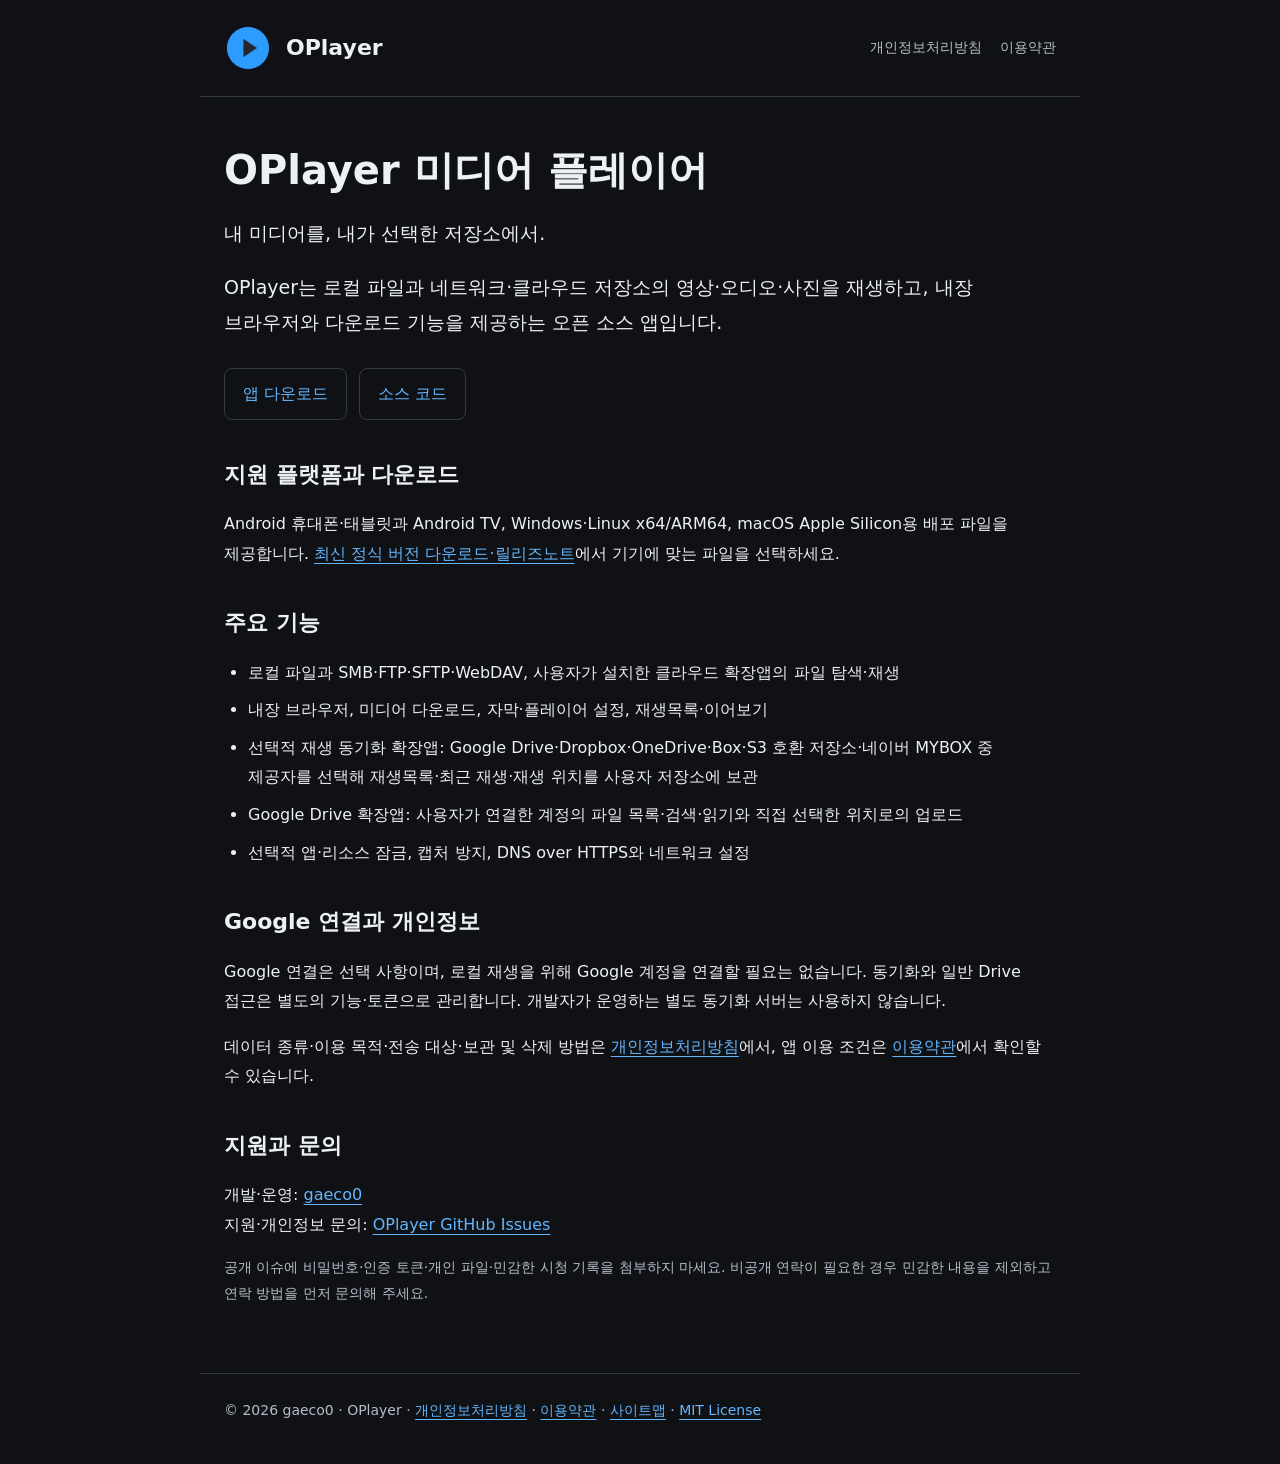
<file: docs/index.html>
<!doctype html>
<html lang="ko">
<head>
  <meta charset="utf-8">
  <script src="legacy-redirect.js"></script>
  <meta name="viewport" content="width=device-width, initial-scale=1">
  <meta name="description" content="OPlayer는 로컬·네트워크·클라우드 미디어 재생, 다운로드와 선택적 Google 동기화를 제공하는 오픈 소스 플레이어입니다.">
  <title>OPlayer — Android·Windows·Linux·macOS 오픈 소스 미디어 플레이어</title>
  <link rel="canonical" href="https://oplayer.gaeco.kr/">
  <link rel="sitemap" type="application/xml" href="https://oplayer.gaeco.kr/sitemap.xml">
  <meta name="robots" content="index, follow, max-image-preview:large">
  <meta property="og:type" content="website">
  <meta property="og:site_name" content="OPlayer">
  <meta property="og:locale" content="ko_KR">
  <meta property="og:title" content="OPlayer — Android·Windows·Linux·macOS 오픈 소스 미디어 플레이어">
  <meta property="og:description" content="OPlayer는 로컬·네트워크·클라우드 미디어 재생, 다운로드와 선택적 Google 동기화를 제공하는 오픈 소스 플레이어입니다.">
  <meta property="og:url" content="https://oplayer.gaeco.kr/">
  <meta property="og:image" content="https://oplayer.gaeco.kr/oplayer-120.png">
  <meta name="twitter:card" content="summary">
  <link rel="icon" href="oplayer-120.png" type="image/png">
  <link rel="stylesheet" href="site.css">
  <script type="application/ld+json">
{
  "@context": "https://schema.org",
  "@graph": [
    {
      "@type": "WebSite",
      "@id": "https://oplayer.gaeco.kr/#website",
      "url": "https://oplayer.gaeco.kr/",
      "name": "OPlayer",
      "inLanguage": "ko"
    },
    {
      "@type": "SoftwareApplication",
      "@id": "https://oplayer.gaeco.kr/#app",
      "name": "OPlayer",
      "url": "https://oplayer.gaeco.kr/",
      "image": "https://oplayer.gaeco.kr/oplayer-120.png",
      "description": "OPlayer는 로컬·네트워크·클라우드 미디어 재생, 다운로드와 선택적 Google 동기화를 제공하는 오픈 소스 플레이어입니다.",
      "applicationCategory": "MultimediaApplication",
      "operatingSystem": "Android, Android TV, Windows, Linux, macOS",
      "license": "https://github.com/gaeco0/OPlayer/blob/main/LICENSE",
      "downloadUrl": "https://github.com/gaeco0/OPlayer/releases/latest",
      "author": {
        "@type": "Person",
        "name": "gaeco0",
        "url": "https://github.com/gaeco0"
      }
    }
  ]
}
  </script>
</head>
<body>
<header><img src="oplayer-120.png" width="48" height="48" alt=""><a href="./">OPlayer</a><nav aria-label="주 메뉴"><a href="privacy.html">개인정보처리방침</a><a href="terms.html">이용약관</a></nav></header>
<main>
  <h1>OPlayer 미디어 플레이어</h1>
  <p class="intro">내 미디어를, 내가 선택한 저장소에서.</p>
  <p class="intro">OPlayer는 로컬 파일과 네트워크·클라우드 저장소의 영상·오디오·사진을 재생하고, 내장 브라우저와 다운로드 기능을 제공하는 오픈 소스 앱입니다.</p>
  <div class="links"><a href="https://github.com/gaeco0/OPlayer/releases">앱 다운로드</a><a href="https://github.com/gaeco0/OPlayer">소스 코드</a></div>
  <h2>지원 플랫폼과 다운로드</h2>
  <p>Android 휴대폰·태블릿과 Android TV, Windows·Linux x64/ARM64, macOS Apple Silicon용 배포 파일을 제공합니다. <a href="https://github.com/gaeco0/OPlayer/releases/latest">최신 정식 버전 다운로드·릴리즈노트</a>에서 기기에 맞는 파일을 선택하세요.</p>
  <h2>주요 기능</h2>
  <ul>
    <li>로컬 파일과 SMB·FTP·SFTP·WebDAV, 사용자가 설치한 클라우드 확장앱의 파일 탐색·재생</li>
    <li>내장 브라우저, 미디어 다운로드, 자막·플레이어 설정, 재생목록·이어보기</li>
    <li>선택적 재생 동기화 확장앱: Google Drive·Dropbox·OneDrive·Box·S3 호환 저장소·네이버 MYBOX 중 제공자를 선택해 재생목록·최근 재생·재생 위치를 사용자 저장소에 보관</li>
    <li>Google Drive 확장앱: 사용자가 연결한 계정의 파일 목록·검색·읽기와 직접 선택한 위치로의 업로드</li>
    <li>선택적 앱·리소스 잠금, 캡처 방지, DNS over HTTPS와 네트워크 설정</li>
  </ul>
  <h2>Google 연결과 개인정보</h2>
  <p>Google 연결은 선택 사항이며, 로컬 재생을 위해 Google 계정을 연결할 필요는 없습니다. 동기화와 일반 Drive 접근은 별도의 기능·토큰으로 관리합니다. 개발자가 운영하는 별도 동기화 서버는 사용하지 않습니다.</p>
  <p>데이터 종류·이용 목적·전송 대상·보관 및 삭제 방법은 <a href="privacy.html">개인정보처리방침</a>에서, 앱 이용 조건은 <a href="terms.html">이용약관</a>에서 확인할 수 있습니다.</p>
  <h2>지원과 문의</h2>
  <p>개발·운영: <a href="https://github.com/gaeco0">gaeco0</a><br>지원·개인정보 문의: <a href="https://github.com/gaeco0/OPlayer/issues">OPlayer GitHub Issues</a></p>
  <p class="meta">공개 이슈에 비밀번호·인증 토큰·개인 파일·민감한 시청 기록을 첨부하지 마세요. 비공개 연락이 필요한 경우 민감한 내용을 제외하고 연락 방법을 먼저 문의해 주세요.</p>
</main>
<footer>© 2026 gaeco0 · OPlayer · <a href="privacy.html">개인정보처리방침</a> · <a href="terms.html">이용약관</a> · <a href="sitemap.html">사이트맵</a> · <a href="https://github.com/gaeco0/OPlayer/blob/main/LICENSE">MIT License</a></footer>
</body>
</html>
</file>
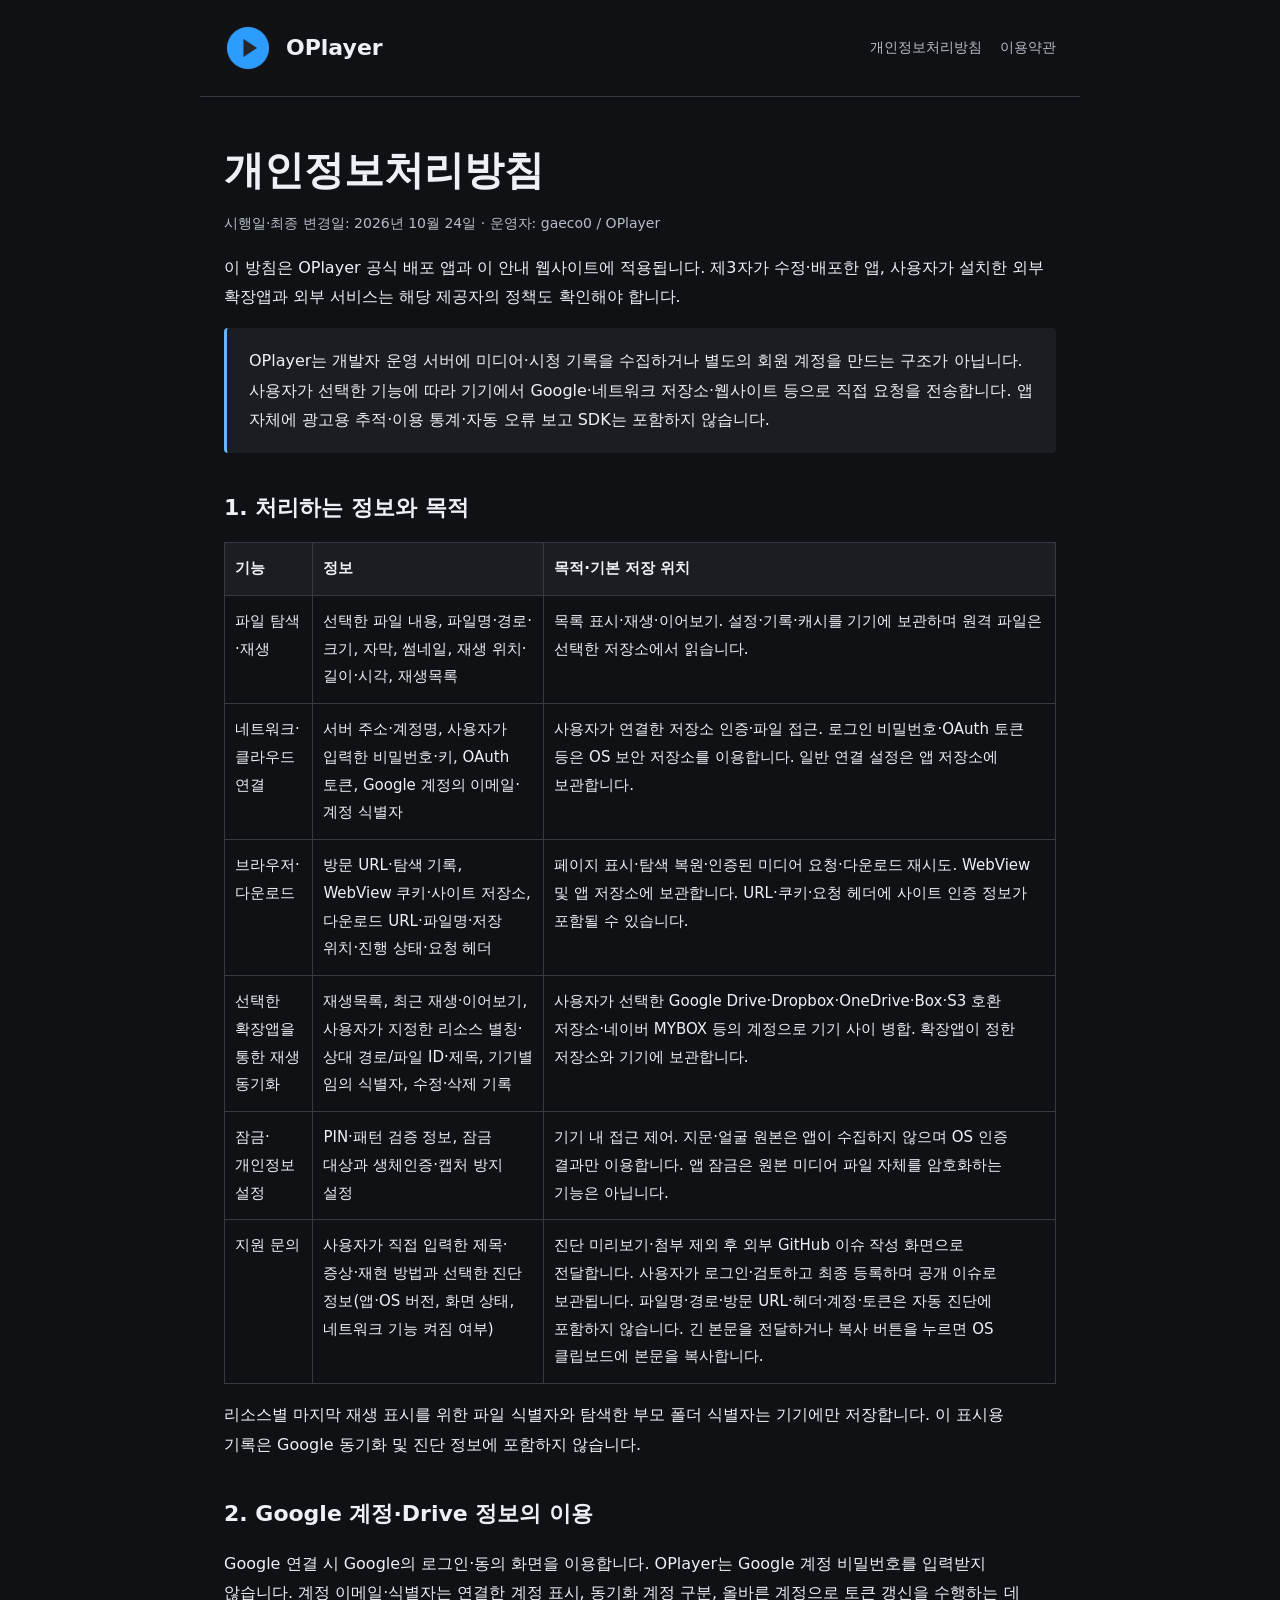
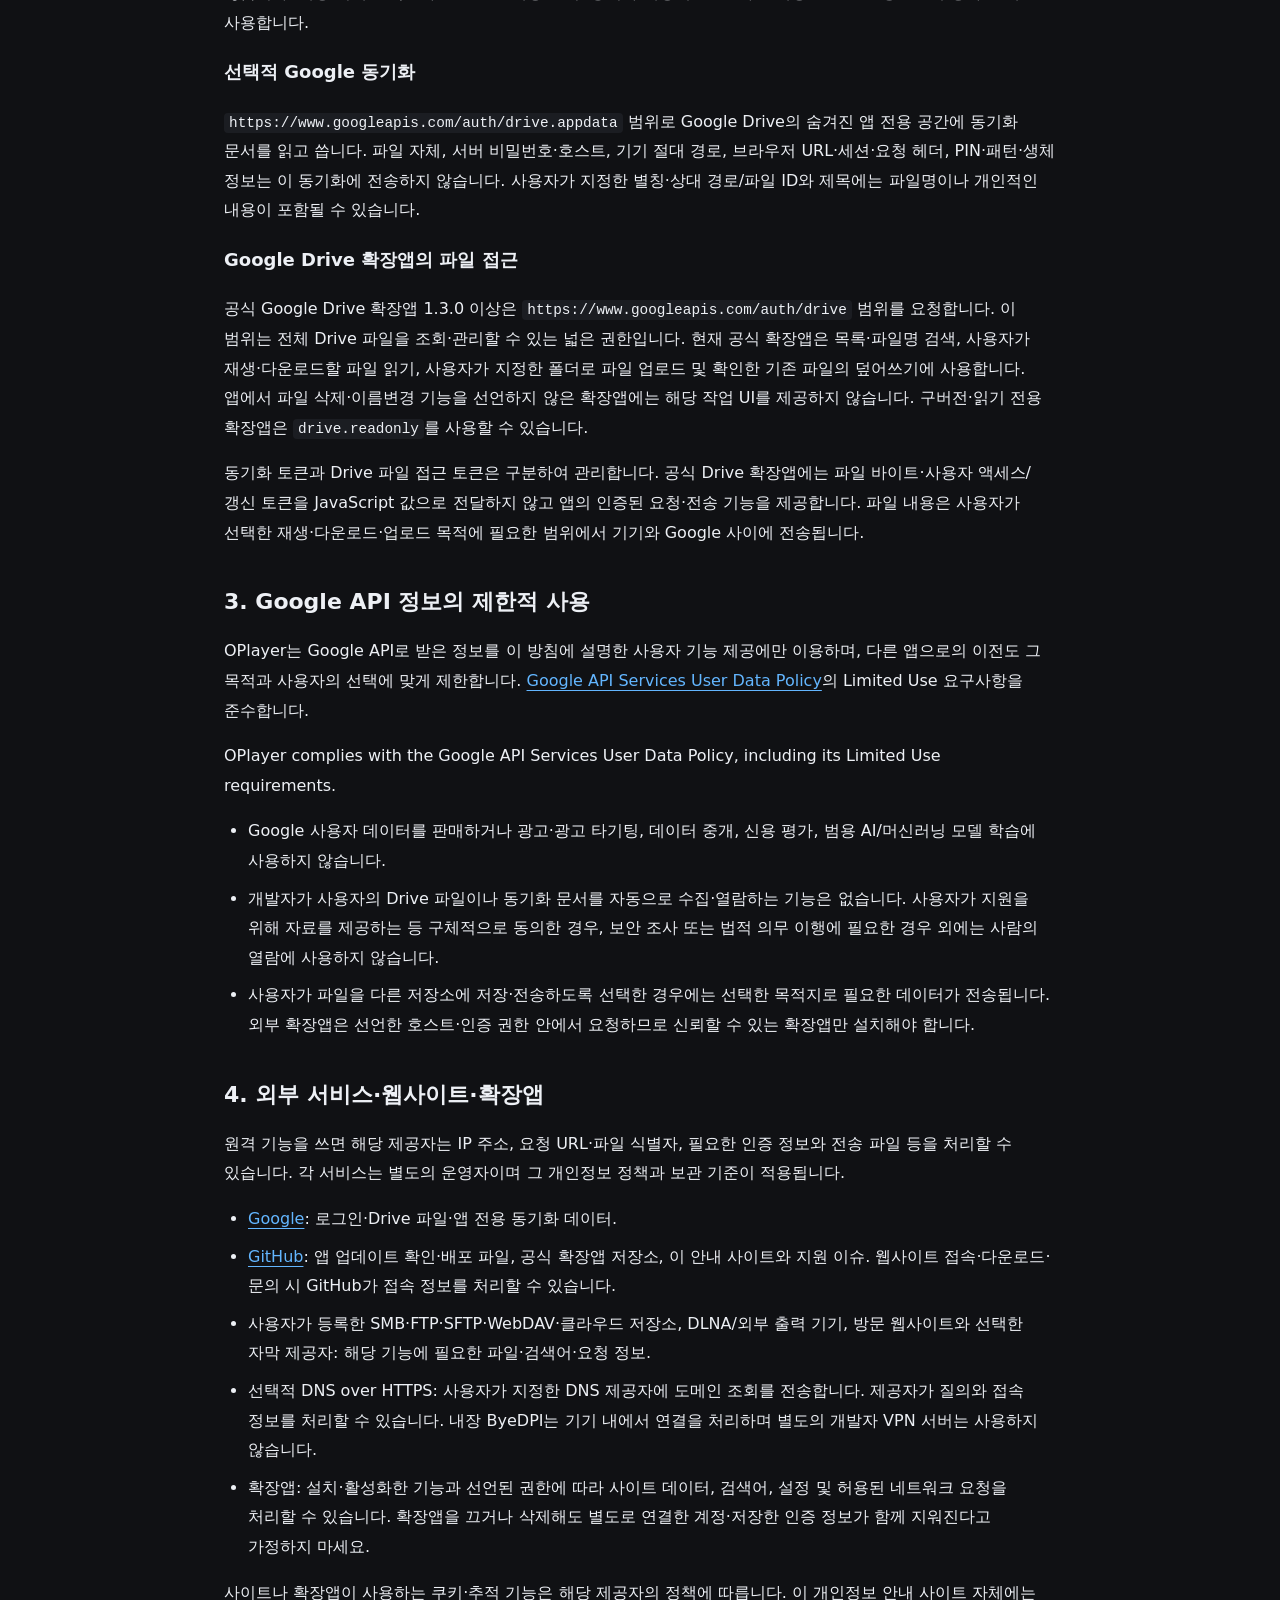
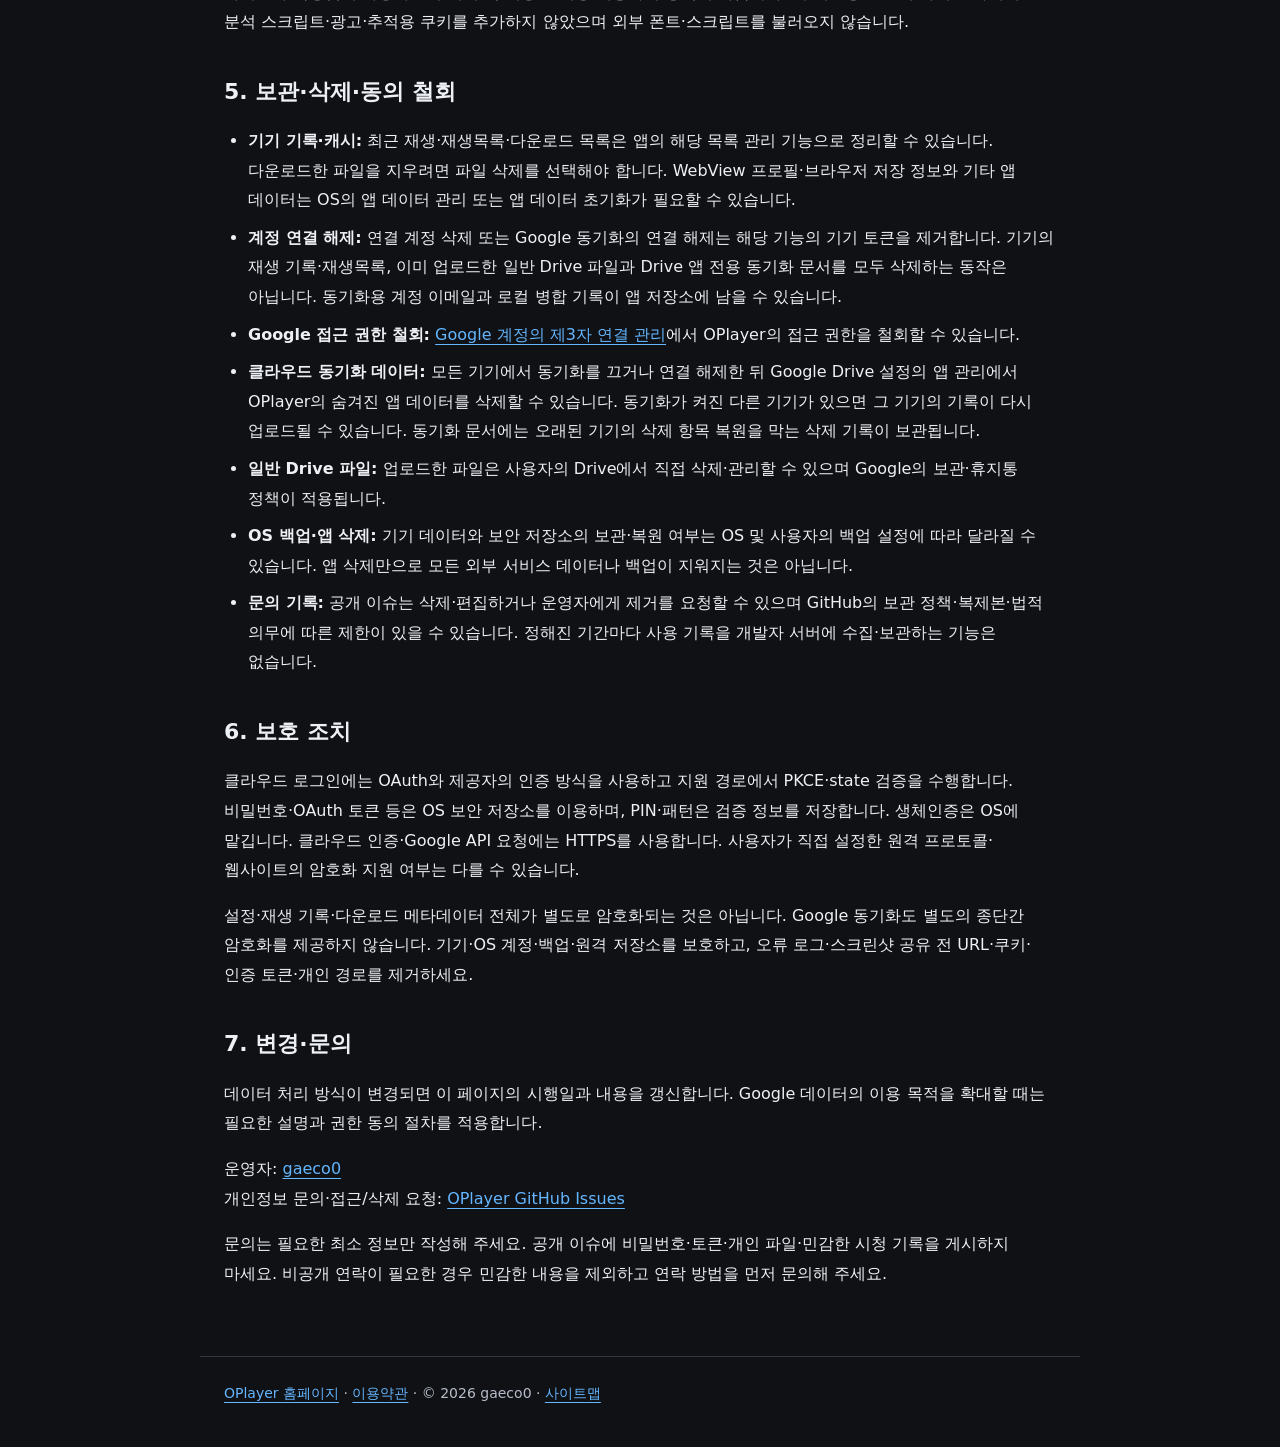
<file: docs/privacy.html>
<!doctype html>
<html lang="ko">
<head>
  <meta charset="utf-8">
  <script src="legacy-redirect.js"></script>
  <meta name="viewport" content="width=device-width, initial-scale=1">
  <meta name="description" content="OPlayer 개인정보처리방침: 기기 저장 정보, Google Drive 동기화·읽기·업로드, 확장앱, 외부 서비스 및 데이터 삭제 방법.">
  <title>개인정보처리방침 — OPlayer</title>
  <link rel="canonical" href="https://oplayer.gaeco.kr/privacy.html">
  <link rel="sitemap" type="application/xml" href="https://oplayer.gaeco.kr/sitemap.xml">
  <meta name="robots" content="index, follow, max-image-preview:large">
  <meta property="og:type" content="website">
  <meta property="og:site_name" content="OPlayer">
  <meta property="og:locale" content="ko_KR">
  <meta property="og:title" content="개인정보처리방침 — OPlayer">
  <meta property="og:description" content="OPlayer 개인정보처리방침: 기기 저장 정보, Google Drive 동기화·읽기·업로드, 확장앱, 외부 서비스 및 데이터 삭제 방법.">
  <meta property="og:url" content="https://oplayer.gaeco.kr/privacy.html">
  <meta property="og:image" content="https://oplayer.gaeco.kr/oplayer-120.png">
  <meta name="twitter:card" content="summary">
  <link rel="icon" href="oplayer-120.png" type="image/png">
  <link rel="stylesheet" href="site.css">
</head>
<body>
<header><img src="oplayer-120.png" width="48" height="48" alt=""><a href="./">OPlayer</a><nav aria-label="주 메뉴"><a href="privacy.html" aria-current="page">개인정보처리방침</a><a href="terms.html">이용약관</a></nav></header>
<main>
  <h1>개인정보처리방침</h1>
  <p class="meta">시행일·최종 변경일: 2026년 10월 24일 · 운영자: gaeco0 / OPlayer</p>
  <p>이 방침은 OPlayer 공식 배포 앱과 이 안내 웹사이트에 적용됩니다. 제3자가 수정·배포한 앱, 사용자가 설치한 외부 확장앱과 외부 서비스는 해당 제공자의 정책도 확인해야 합니다.</p>
  <p class="notice">OPlayer는 개발자 운영 서버에 미디어·시청 기록을 수집하거나 별도의 회원 계정을 만드는 구조가 아닙니다. 사용자가 선택한 기능에 따라 기기에서 Google·네트워크 저장소·웹사이트 등으로 직접 요청을 전송합니다. 앱 자체에 광고용 추적·이용 통계·자동 오류 보고 SDK는 포함하지 않습니다.</p>

  <h2>1. 처리하는 정보와 목적</h2>
  <div class="table-wrap"><table>
    <thead><tr><th scope="col">기능</th><th scope="col">정보</th><th scope="col">목적·기본 저장 위치</th></tr></thead>
    <tbody>
      <tr><td>파일 탐색·재생</td><td>선택한 파일 내용, 파일명·경로·크기, 자막, 썸네일, 재생 위치·길이·시각, 재생목록</td><td>목록 표시·재생·이어보기. 설정·기록·캐시를 기기에 보관하며 원격 파일은 선택한 저장소에서 읽습니다.</td></tr>
      <tr><td>네트워크·클라우드 연결</td><td>서버 주소·계정명, 사용자가 입력한 비밀번호·키, OAuth 토큰, Google 계정의 이메일·계정 식별자</td><td>사용자가 연결한 저장소 인증·파일 접근. 로그인 비밀번호·OAuth 토큰 등은 OS 보안 저장소를 이용합니다. 일반 연결 설정은 앱 저장소에 보관합니다.</td></tr>
      <tr><td>브라우저·다운로드</td><td>방문 URL·탐색 기록, WebView 쿠키·사이트 저장소, 다운로드 URL·파일명·저장 위치·진행 상태·요청 헤더</td><td>페이지 표시·탐색 복원·인증된 미디어 요청·다운로드 재시도. WebView 및 앱 저장소에 보관합니다. URL·쿠키·요청 헤더에 사이트 인증 정보가 포함될 수 있습니다.</td></tr>
      <tr><td>선택한 확장앱을 통한 재생 동기화</td><td>재생목록, 최근 재생·이어보기, 사용자가 지정한 리소스 별칭·상대 경로/파일 ID·제목, 기기별 임의 식별자, 수정·삭제 기록</td><td>사용자가 선택한 Google Drive·Dropbox·OneDrive·Box·S3 호환 저장소·네이버 MYBOX 등의 계정으로 기기 사이 병합. 확장앱이 정한 저장소와 기기에 보관합니다.</td></tr>
      <tr><td>잠금·개인정보 설정</td><td>PIN·패턴 검증 정보, 잠금 대상과 생체인증·캡처 방지 설정</td><td>기기 내 접근 제어. 지문·얼굴 원본은 앱이 수집하지 않으며 OS 인증 결과만 이용합니다. 앱 잠금은 원본 미디어 파일 자체를 암호화하는 기능은 아닙니다.</td></tr>
      <tr><td>지원 문의</td><td>사용자가 직접 입력한 제목·증상·재현 방법과 선택한 진단 정보(앱·OS 버전, 화면 상태, 네트워크 기능 켜짐 여부)</td><td>진단 미리보기·첨부 제외 후 외부 GitHub 이슈 작성 화면으로 전달합니다. 사용자가 로그인·검토하고 최종 등록하며 공개 이슈로 보관됩니다. 파일명·경로·방문 URL·헤더·계정·토큰은 자동 진단에 포함하지 않습니다. 긴 본문을 전달하거나 복사 버튼을 누르면 OS 클립보드에 본문을 복사합니다.</td></tr>
    </tbody>
  </table></div>
  <p>리소스별 마지막 재생 표시를 위한 파일 식별자와 탐색한 부모 폴더 식별자는 기기에만 저장합니다. 이 표시용 기록은 Google 동기화 및 진단 정보에 포함하지 않습니다.</p>

  <h2>2. Google 계정·Drive 정보의 이용</h2>
  <p>Google 연결 시 Google의 로그인·동의 화면을 이용합니다. OPlayer는 Google 계정 비밀번호를 입력받지 않습니다. 계정 이메일·식별자는 연결한 계정 표시, 동기화 계정 구분, 올바른 계정으로 토큰 갱신을 수행하는 데 사용합니다.</p>
  <h3>선택적 Google 동기화</h3>
  <p><code>https://www.googleapis.com/auth/drive.appdata</code> 범위로 Google Drive의 숨겨진 앱 전용 공간에 동기화 문서를 읽고 씁니다. 파일 자체, 서버 비밀번호·호스트, 기기 절대 경로, 브라우저 URL·세션·요청 헤더, PIN·패턴·생체 정보는 이 동기화에 전송하지 않습니다. 사용자가 지정한 별칭·상대 경로/파일 ID와 제목에는 파일명이나 개인적인 내용이 포함될 수 있습니다.</p>
  <h3>Google Drive 확장앱의 파일 접근</h3>
  <p>공식 Google Drive 확장앱 1.3.0 이상은 <code>https://www.googleapis.com/auth/drive</code> 범위를 요청합니다. 이 범위는 전체 Drive 파일을 조회·관리할 수 있는 넓은 권한입니다. 현재 공식 확장앱은 목록·파일명 검색, 사용자가 재생·다운로드할 파일 읽기, 사용자가 지정한 폴더로 파일 업로드 및 확인한 기존 파일의 덮어쓰기에 사용합니다. 앱에서 파일 삭제·이름변경 기능을 선언하지 않은 확장앱에는 해당 작업 UI를 제공하지 않습니다. 구버전·읽기 전용 확장앱은 <code>drive.readonly</code>를 사용할 수 있습니다.</p>
  <p>동기화 토큰과 Drive 파일 접근 토큰은 구분하여 관리합니다. 공식 Drive 확장앱에는 파일 바이트·사용자 액세스/갱신 토큰을 JavaScript 값으로 전달하지 않고 앱의 인증된 요청·전송 기능을 제공합니다. 파일 내용은 사용자가 선택한 재생·다운로드·업로드 목적에 필요한 범위에서 기기와 Google 사이에 전송됩니다.</p>

  <h2>3. Google API 정보의 제한적 사용</h2>
  <p>OPlayer는 Google API로 받은 정보를 이 방침에 설명한 사용자 기능 제공에만 이용하며, 다른 앱으로의 이전도 그 목적과 사용자의 선택에 맞게 제한합니다. <a href="https://developers.google.com/terms/api-services-user-data-policy">Google API Services User Data Policy</a>의 Limited Use 요구사항을 준수합니다.</p>
  <p lang="en">OPlayer complies with the Google API Services User Data Policy, including its Limited Use requirements.</p>
  <ul>
    <li>Google 사용자 데이터를 판매하거나 광고·광고 타기팅, 데이터 중개, 신용 평가, 범용 AI/머신러닝 모델 학습에 사용하지 않습니다.</li>
    <li>개발자가 사용자의 Drive 파일이나 동기화 문서를 자동으로 수집·열람하는 기능은 없습니다. 사용자가 지원을 위해 자료를 제공하는 등 구체적으로 동의한 경우, 보안 조사 또는 법적 의무 이행에 필요한 경우 외에는 사람의 열람에 사용하지 않습니다.</li>
    <li>사용자가 파일을 다른 저장소에 저장·전송하도록 선택한 경우에는 선택한 목적지로 필요한 데이터가 전송됩니다. 외부 확장앱은 선언한 호스트·인증 권한 안에서 요청하므로 신뢰할 수 있는 확장앱만 설치해야 합니다.</li>
  </ul>

  <h2>4. 외부 서비스·웹사이트·확장앱</h2>
  <p>원격 기능을 쓰면 해당 제공자는 IP 주소, 요청 URL·파일 식별자, 필요한 인증 정보와 전송 파일 등을 처리할 수 있습니다. 각 서비스는 별도의 운영자이며 그 개인정보 정책과 보관 기준이 적용됩니다.</p>
  <ul>
    <li><a href="https://policies.google.com/privacy">Google</a>: 로그인·Drive 파일·앱 전용 동기화 데이터.</li>
    <li><a href="https://docs.github.com/en/site-policy/privacy-policies/github-general-privacy-statement">GitHub</a>: 앱 업데이트 확인·배포 파일, 공식 확장앱 저장소, 이 안내 사이트와 지원 이슈. 웹사이트 접속·다운로드·문의 시 GitHub가 접속 정보를 처리할 수 있습니다.</li>
    <li>사용자가 등록한 SMB·FTP·SFTP·WebDAV·클라우드 저장소, DLNA/외부 출력 기기, 방문 웹사이트와 선택한 자막 제공자: 해당 기능에 필요한 파일·검색어·요청 정보.</li>
    <li>선택적 DNS over HTTPS: 사용자가 지정한 DNS 제공자에 도메인 조회를 전송합니다. 제공자가 질의와 접속 정보를 처리할 수 있습니다. 내장 ByeDPI는 기기 내에서 연결을 처리하며 별도의 개발자 VPN 서버는 사용하지 않습니다.</li>
    <li>확장앱: 설치·활성화한 기능과 선언된 권한에 따라 사이트 데이터, 검색어, 설정 및 허용된 네트워크 요청을 처리할 수 있습니다. 확장앱을 끄거나 삭제해도 별도로 연결한 계정·저장한 인증 정보가 함께 지워진다고 가정하지 마세요.</li>
  </ul>
  <p>사이트나 확장앱이 사용하는 쿠키·추적 기능은 해당 제공자의 정책에 따릅니다. 이 개인정보 안내 사이트 자체에는 분석 스크립트·광고·추적용 쿠키를 추가하지 않았으며 외부 폰트·스크립트를 불러오지 않습니다.</p>

  <h2>5. 보관·삭제·동의 철회</h2>
  <ul>
    <li><strong>기기 기록·캐시:</strong> 최근 재생·재생목록·다운로드 목록은 앱의 해당 목록 관리 기능으로 정리할 수 있습니다. 다운로드한 파일을 지우려면 파일 삭제를 선택해야 합니다. WebView 프로필·브라우저 저장 정보와 기타 앱 데이터는 OS의 앱 데이터 관리 또는 앱 데이터 초기화가 필요할 수 있습니다.</li>
    <li><strong>계정 연결 해제:</strong> 연결 계정 삭제 또는 Google 동기화의 연결 해제는 해당 기능의 기기 토큰을 제거합니다. 기기의 재생 기록·재생목록, 이미 업로드한 일반 Drive 파일과 Drive 앱 전용 동기화 문서를 모두 삭제하는 동작은 아닙니다. 동기화용 계정 이메일과 로컬 병합 기록이 앱 저장소에 남을 수 있습니다.</li>
    <li><strong>Google 접근 권한 철회:</strong> <a href="https://myaccount.google.com/connections">Google 계정의 제3자 연결 관리</a>에서 OPlayer의 접근 권한을 철회할 수 있습니다.</li>
    <li><strong>클라우드 동기화 데이터:</strong> 모든 기기에서 동기화를 끄거나 연결 해제한 뒤 Google Drive 설정의 앱 관리에서 OPlayer의 숨겨진 앱 데이터를 삭제할 수 있습니다. 동기화가 켜진 다른 기기가 있으면 그 기기의 기록이 다시 업로드될 수 있습니다. 동기화 문서에는 오래된 기기의 삭제 항목 복원을 막는 삭제 기록이 보관됩니다.</li>
    <li><strong>일반 Drive 파일:</strong> 업로드한 파일은 사용자의 Drive에서 직접 삭제·관리할 수 있으며 Google의 보관·휴지통 정책이 적용됩니다.</li>
    <li><strong>OS 백업·앱 삭제:</strong> 기기 데이터와 보안 저장소의 보관·복원 여부는 OS 및 사용자의 백업 설정에 따라 달라질 수 있습니다. 앱 삭제만으로 모든 외부 서비스 데이터나 백업이 지워지는 것은 아닙니다.</li>
    <li><strong>문의 기록:</strong> 공개 이슈는 삭제·편집하거나 운영자에게 제거를 요청할 수 있으며 GitHub의 보관 정책·복제본·법적 의무에 따른 제한이 있을 수 있습니다. 정해진 기간마다 사용 기록을 개발자 서버에 수집·보관하는 기능은 없습니다.</li>
  </ul>

  <h2>6. 보호 조치</h2>
  <p>클라우드 로그인에는 OAuth와 제공자의 인증 방식을 사용하고 지원 경로에서 PKCE·state 검증을 수행합니다. 비밀번호·OAuth 토큰 등은 OS 보안 저장소를 이용하며, PIN·패턴은 검증 정보를 저장합니다. 생체인증은 OS에 맡깁니다. 클라우드 인증·Google API 요청에는 HTTPS를 사용합니다. 사용자가 직접 설정한 원격 프로토콜·웹사이트의 암호화 지원 여부는 다를 수 있습니다.</p>
  <p>설정·재생 기록·다운로드 메타데이터 전체가 별도로 암호화되는 것은 아닙니다. Google 동기화도 별도의 종단간 암호화를 제공하지 않습니다. 기기·OS 계정·백업·원격 저장소를 보호하고, 오류 로그·스크린샷 공유 전 URL·쿠키·인증 토큰·개인 경로를 제거하세요.</p>

  <h2>7. 변경·문의</h2>
  <p>데이터 처리 방식이 변경되면 이 페이지의 시행일과 내용을 갱신합니다. Google 데이터의 이용 목적을 확대할 때는 필요한 설명과 권한 동의 절차를 적용합니다.</p>
  <p>운영자: <a href="https://github.com/gaeco0">gaeco0</a><br>개인정보 문의·접근/삭제 요청: <a href="https://github.com/gaeco0/OPlayer/issues">OPlayer GitHub Issues</a></p>
  <p>문의는 필요한 최소 정보만 작성해 주세요. 공개 이슈에 비밀번호·토큰·개인 파일·민감한 시청 기록을 게시하지 마세요. 비공개 연락이 필요한 경우 민감한 내용을 제외하고 연락 방법을 먼저 문의해 주세요.</p>
</main>
<footer><a href="./">OPlayer 홈페이지</a> · <a href="terms.html">이용약관</a> · © 2026 gaeco0 · <a href="sitemap.html">사이트맵</a></footer>
</body>
</html>
</file>
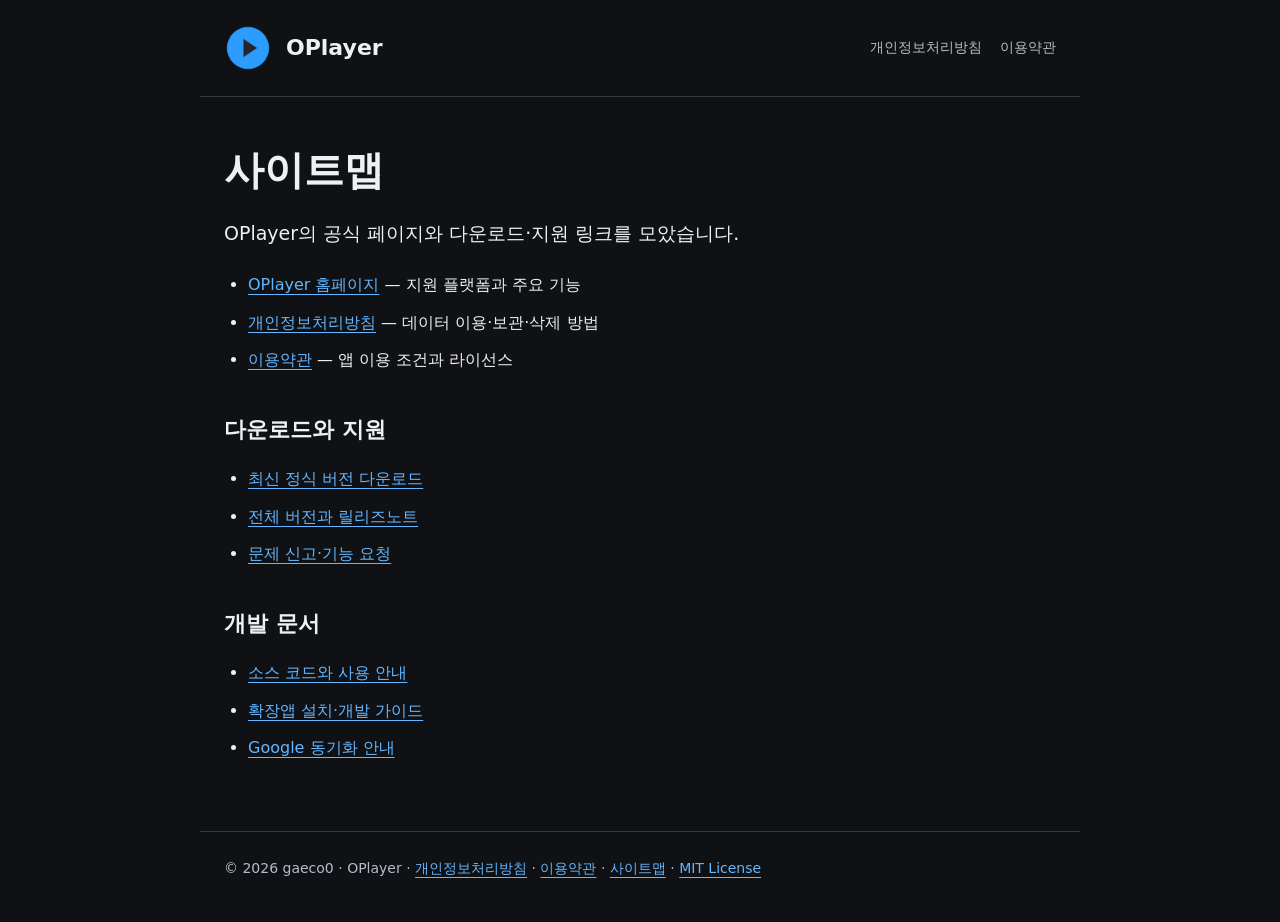
<file: docs/sitemap.html>
<!doctype html>
<html lang="ko">
<head>
  <meta charset="utf-8">
  <script src="legacy-redirect.js"></script>
  <meta name="viewport" content="width=device-width, initial-scale=1">
  <meta name="description" content="OPlayer 홈페이지, 다운로드, 개인정보처리방침, 이용약관과 개발 문서를 한눈에 찾는 사이트맵입니다.">
  <title>사이트맵 — OPlayer</title>
  <link rel="canonical" href="https://oplayer.gaeco.kr/sitemap.html">
  <link rel="sitemap" type="application/xml" href="https://oplayer.gaeco.kr/sitemap.xml">
  <meta name="robots" content="index, follow, max-image-preview:large">
  <meta property="og:type" content="website">
  <meta property="og:site_name" content="OPlayer">
  <meta property="og:locale" content="ko_KR">
  <meta property="og:title" content="사이트맵 — OPlayer">
  <meta property="og:description" content="OPlayer 홈페이지, 다운로드, 개인정보처리방침, 이용약관과 개발 문서를 한눈에 찾는 사이트맵입니다.">
  <meta property="og:url" content="https://oplayer.gaeco.kr/sitemap.html">
  <meta property="og:image" content="https://oplayer.gaeco.kr/oplayer-120.png">
  <meta name="twitter:card" content="summary">
  <link rel="icon" href="oplayer-120.png" type="image/png">
  <link rel="stylesheet" href="site.css">
</head>
<body>
<header><img src="oplayer-120.png" width="48" height="48" alt=""><a href="./">OPlayer</a><nav aria-label="주 메뉴"><a href="privacy.html">개인정보처리방침</a><a href="terms.html">이용약관</a></nav></header>
<main>
  <h1>사이트맵</h1>
  <p class="intro">OPlayer의 공식 페이지와 다운로드·지원 링크를 모았습니다.</p>
  <section aria-label="사이트 전체 페이지">
    <ul>
      <li><a href="./">OPlayer 홈페이지</a> — 지원 플랫폼과 주요 기능</li>
      <li><a href="privacy.html">개인정보처리방침</a> — 데이터 이용·보관·삭제 방법</li>
      <li><a href="terms.html">이용약관</a> — 앱 이용 조건과 라이선스</li>
    </ul>
  </section>
  <h2>다운로드와 지원</h2>
  <ul>
    <li><a href="https://github.com/gaeco0/OPlayer/releases/latest">최신 정식 버전 다운로드</a></li>
    <li><a href="https://github.com/gaeco0/OPlayer/releases">전체 버전과 릴리즈노트</a></li>
    <li><a href="https://github.com/gaeco0/OPlayer/issues">문제 신고·기능 요청</a></li>
  </ul>
  <h2>개발 문서</h2>
  <ul>
    <li><a href="https://github.com/gaeco0/OPlayer">소스 코드와 사용 안내</a></li>
    <li><a href="https://github.com/gaeco0/OPlayer/blob/main/plugins/README.md">확장앱 설치·개발 가이드</a></li>
    <li><a href="https://github.com/gaeco0/OPlayer/blob/main/docs/google-sync.md">Google 동기화 안내</a></li>
  </ul>
</main>
<footer>© 2026 gaeco0 · OPlayer · <a href="privacy.html">개인정보처리방침</a> · <a href="terms.html">이용약관</a> · <a href="sitemap.html">사이트맵</a> · <a href="https://github.com/gaeco0/OPlayer/blob/main/LICENSE">MIT License</a></footer>
</body>
</html>
</file>
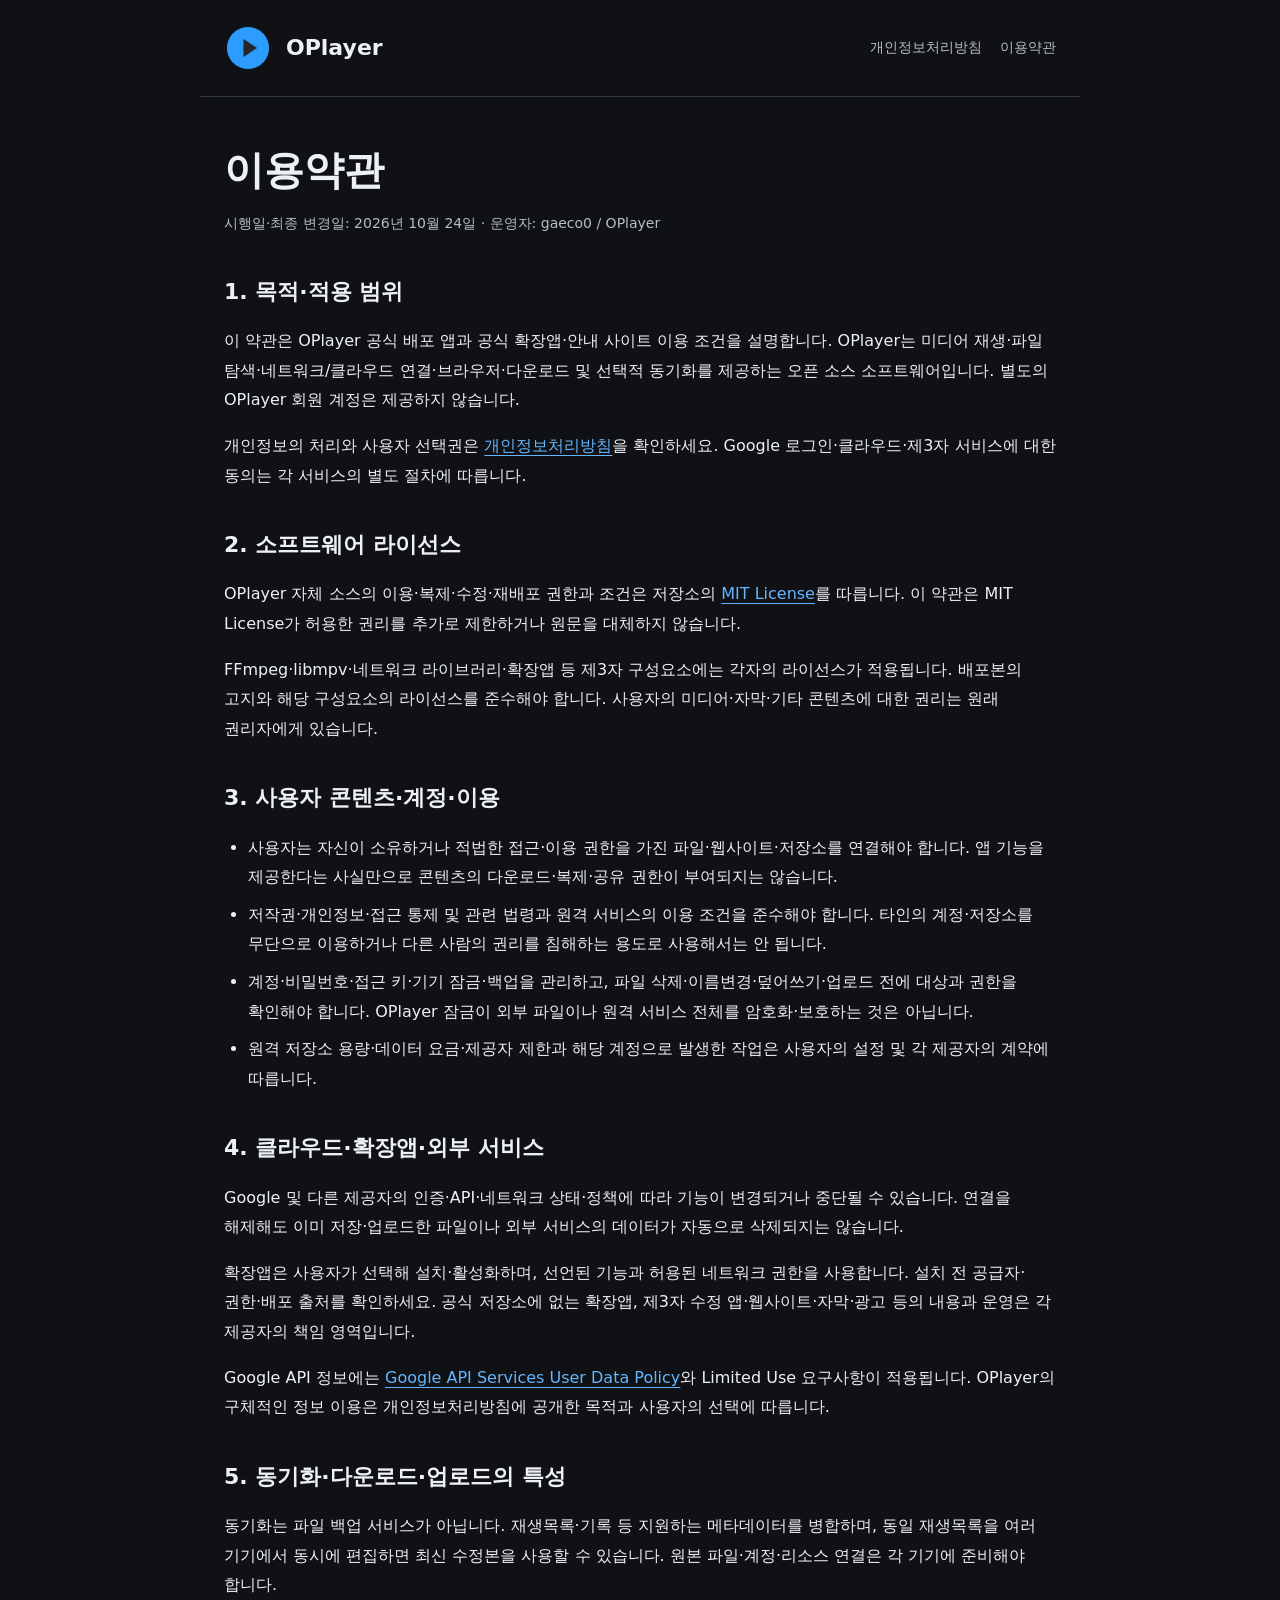
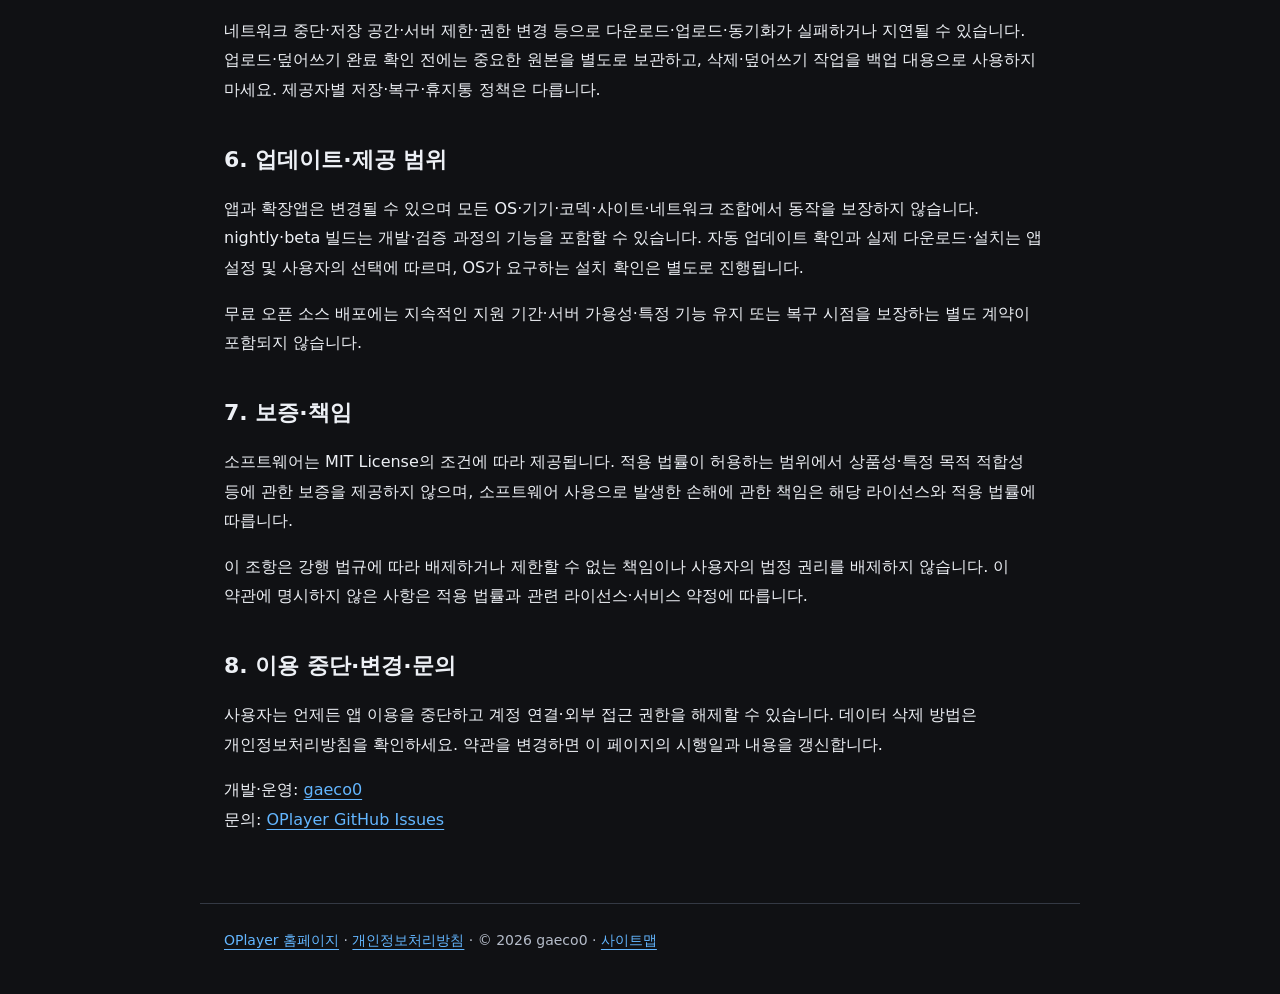
<file: docs/terms.html>
<!doctype html>
<html lang="ko">
<head>
  <meta charset="utf-8">
  <script src="legacy-redirect.js"></script>
  <meta name="viewport" content="width=device-width, initial-scale=1">
  <meta name="description" content="OPlayer 이용약관: 앱 이용, 사용자 콘텐츠, 클라우드·확장앱, 라이선스 및 책임 범위.">
  <title>이용약관 — OPlayer</title>
  <link rel="canonical" href="https://oplayer.gaeco.kr/terms.html">
  <link rel="sitemap" type="application/xml" href="https://oplayer.gaeco.kr/sitemap.xml">
  <meta name="robots" content="index, follow, max-image-preview:large">
  <meta property="og:type" content="website">
  <meta property="og:site_name" content="OPlayer">
  <meta property="og:locale" content="ko_KR">
  <meta property="og:title" content="이용약관 — OPlayer">
  <meta property="og:description" content="OPlayer 이용약관: 앱 이용, 사용자 콘텐츠, 클라우드·확장앱, 라이선스 및 책임 범위.">
  <meta property="og:url" content="https://oplayer.gaeco.kr/terms.html">
  <meta property="og:image" content="https://oplayer.gaeco.kr/oplayer-120.png">
  <meta name="twitter:card" content="summary">
  <link rel="icon" href="oplayer-120.png" type="image/png">
  <link rel="stylesheet" href="site.css">
</head>
<body>
<header><img src="oplayer-120.png" width="48" height="48" alt=""><a href="./">OPlayer</a><nav aria-label="주 메뉴"><a href="privacy.html">개인정보처리방침</a><a href="terms.html" aria-current="page">이용약관</a></nav></header>
<main>
  <h1>이용약관</h1>
  <p class="meta">시행일·최종 변경일: 2026년 10월 24일 · 운영자: gaeco0 / OPlayer</p>
  <h2>1. 목적·적용 범위</h2>
  <p>이 약관은 OPlayer 공식 배포 앱과 공식 확장앱·안내 사이트 이용 조건을 설명합니다. OPlayer는 미디어 재생·파일 탐색·네트워크/클라우드 연결·브라우저·다운로드 및 선택적 동기화를 제공하는 오픈 소스 소프트웨어입니다. 별도의 OPlayer 회원 계정은 제공하지 않습니다.</p>
  <p>개인정보의 처리와 사용자 선택권은 <a href="privacy.html">개인정보처리방침</a>을 확인하세요. Google 로그인·클라우드·제3자 서비스에 대한 동의는 각 서비스의 별도 절차에 따릅니다.</p>

  <h2>2. 소프트웨어 라이선스</h2>
  <p>OPlayer 자체 소스의 이용·복제·수정·재배포 권한과 조건은 저장소의 <a href="https://github.com/gaeco0/OPlayer/blob/main/LICENSE">MIT License</a>를 따릅니다. 이 약관은 MIT License가 허용한 권리를 추가로 제한하거나 원문을 대체하지 않습니다.</p>
  <p>FFmpeg·libmpv·네트워크 라이브러리·확장앱 등 제3자 구성요소에는 각자의 라이선스가 적용됩니다. 배포본의 고지와 해당 구성요소의 라이선스를 준수해야 합니다. 사용자의 미디어·자막·기타 콘텐츠에 대한 권리는 원래 권리자에게 있습니다.</p>

  <h2>3. 사용자 콘텐츠·계정·이용</h2>
  <ul>
    <li>사용자는 자신이 소유하거나 적법한 접근·이용 권한을 가진 파일·웹사이트·저장소를 연결해야 합니다. 앱 기능을 제공한다는 사실만으로 콘텐츠의 다운로드·복제·공유 권한이 부여되지는 않습니다.</li>
    <li>저작권·개인정보·접근 통제 및 관련 법령과 원격 서비스의 이용 조건을 준수해야 합니다. 타인의 계정·저장소를 무단으로 이용하거나 다른 사람의 권리를 침해하는 용도로 사용해서는 안 됩니다.</li>
    <li>계정·비밀번호·접근 키·기기 잠금·백업을 관리하고, 파일 삭제·이름변경·덮어쓰기·업로드 전에 대상과 권한을 확인해야 합니다. OPlayer 잠금이 외부 파일이나 원격 서비스 전체를 암호화·보호하는 것은 아닙니다.</li>
    <li>원격 저장소 용량·데이터 요금·제공자 제한과 해당 계정으로 발생한 작업은 사용자의 설정 및 각 제공자의 계약에 따릅니다.</li>
  </ul>

  <h2>4. 클라우드·확장앱·외부 서비스</h2>
  <p>Google 및 다른 제공자의 인증·API·네트워크 상태·정책에 따라 기능이 변경되거나 중단될 수 있습니다. 연결을 해제해도 이미 저장·업로드한 파일이나 외부 서비스의 데이터가 자동으로 삭제되지는 않습니다.</p>
  <p>확장앱은 사용자가 선택해 설치·활성화하며, 선언된 기능과 허용된 네트워크 권한을 사용합니다. 설치 전 공급자·권한·배포 출처를 확인하세요. 공식 저장소에 없는 확장앱, 제3자 수정 앱·웹사이트·자막·광고 등의 내용과 운영은 각 제공자의 책임 영역입니다.</p>
  <p>Google API 정보에는 <a href="https://developers.google.com/terms/api-services-user-data-policy">Google API Services User Data Policy</a>와 Limited Use 요구사항이 적용됩니다. OPlayer의 구체적인 정보 이용은 개인정보처리방침에 공개한 목적과 사용자의 선택에 따릅니다.</p>

  <h2>5. 동기화·다운로드·업로드의 특성</h2>
  <p>동기화는 파일 백업 서비스가 아닙니다. 재생목록·기록 등 지원하는 메타데이터를 병합하며, 동일 재생목록을 여러 기기에서 동시에 편집하면 최신 수정본을 사용할 수 있습니다. 원본 파일·계정·리소스 연결은 각 기기에 준비해야 합니다.</p>
  <p>네트워크 중단·저장 공간·서버 제한·권한 변경 등으로 다운로드·업로드·동기화가 실패하거나 지연될 수 있습니다. 업로드·덮어쓰기 완료 확인 전에는 중요한 원본을 별도로 보관하고, 삭제·덮어쓰기 작업을 백업 대용으로 사용하지 마세요. 제공자별 저장·복구·휴지통 정책은 다릅니다.</p>

  <h2>6. 업데이트·제공 범위</h2>
  <p>앱과 확장앱은 변경될 수 있으며 모든 OS·기기·코덱·사이트·네트워크 조합에서 동작을 보장하지 않습니다. nightly·beta 빌드는 개발·검증 과정의 기능을 포함할 수 있습니다. 자동 업데이트 확인과 실제 다운로드·설치는 앱 설정 및 사용자의 선택에 따르며, OS가 요구하는 설치 확인은 별도로 진행됩니다.</p>
  <p>무료 오픈 소스 배포에는 지속적인 지원 기간·서버 가용성·특정 기능 유지 또는 복구 시점을 보장하는 별도 계약이 포함되지 않습니다.</p>

  <h2>7. 보증·책임</h2>
  <p>소프트웨어는 MIT License의 조건에 따라 제공됩니다. 적용 법률이 허용하는 범위에서 상품성·특정 목적 적합성 등에 관한 보증을 제공하지 않으며, 소프트웨어 사용으로 발생한 손해에 관한 책임은 해당 라이선스와 적용 법률에 따릅니다.</p>
  <p>이 조항은 강행 법규에 따라 배제하거나 제한할 수 없는 책임이나 사용자의 법정 권리를 배제하지 않습니다. 이 약관에 명시하지 않은 사항은 적용 법률과 관련 라이선스·서비스 약정에 따릅니다.</p>

  <h2>8. 이용 중단·변경·문의</h2>
  <p>사용자는 언제든 앱 이용을 중단하고 계정 연결·외부 접근 권한을 해제할 수 있습니다. 데이터 삭제 방법은 개인정보처리방침을 확인하세요. 약관을 변경하면 이 페이지의 시행일과 내용을 갱신합니다.</p>
  <p>개발·운영: <a href="https://github.com/gaeco0">gaeco0</a><br>문의: <a href="https://github.com/gaeco0/OPlayer/issues">OPlayer GitHub Issues</a></p>
</main>
<footer><a href="./">OPlayer 홈페이지</a> · <a href="privacy.html">개인정보처리방침</a> · © 2026 gaeco0 · <a href="sitemap.html">사이트맵</a></footer>
</body>
</html>
</file>
<file: docs/site.css>
:root{color-scheme:light dark;--bg:#101114;--card:#1b1d22;--text:#edf0f5;--muted:#b5bcc9;--accent:#63b6ff;--line:#343944}
*{box-sizing:border-box}body{margin:0;background:var(--bg);color:var(--text);font:16px/1.85 system-ui,-apple-system,"Segoe UI",sans-serif;word-break:keep-all;overflow-wrap:anywhere}
header,main,footer{max-width:880px;margin:auto;padding:24px}header{display:flex;align-items:center;gap:14px;border-bottom:1px solid var(--line)}header img{width:48px;height:48px}header a{color:var(--text);text-decoration:none;font-size:22px;font-weight:700}nav{margin-left:auto;display:flex;flex-wrap:wrap;gap:18px;font-size:14px}nav a{font-size:14px;font-weight:500;color:var(--muted)}a{color:var(--accent);text-underline-offset:4px}a:hover{text-decoration-thickness:2px}a:focus-visible{outline:2px solid var(--accent);outline-offset:5px}h1{font-size:clamp(27px,5vw,40px);line-height:1.35;margin:22px 0 12px}h2{font-size:22px;line-height:1.5;margin-top:38px}h3{font-size:18px}.meta,footer{color:var(--muted);font-size:14px}.intro{font-size:19px}.notice{padding:18px 22px;background:var(--card);border-left:3px solid var(--accent);border-radius:4px}table{width:100%;border-collapse:collapse;font-size:15px}th,td{padding:12px 10px;border:1px solid var(--line);vertical-align:top;text-align:left}th{background:var(--card)}ul,ol{padding-left:24px}li{margin:8px 0}code{font-size:.9em;background:var(--card);padding:2px 5px;border-radius:4px}.links{display:flex;flex-wrap:wrap;gap:12px;margin:28px 0}.links a{padding:10px 18px;border:1px solid var(--line);border-radius:8px;text-decoration:none}footer{border-top:1px solid var(--line);margin-top:28px;padding-bottom:40px}.table-wrap{overflow:auto}@media(max-width:560px){header{flex-wrap:wrap}nav{width:100%;margin:0}header,main,footer{padding-left:18px;padding-right:18px}table{min-width:540px}}
</file>
